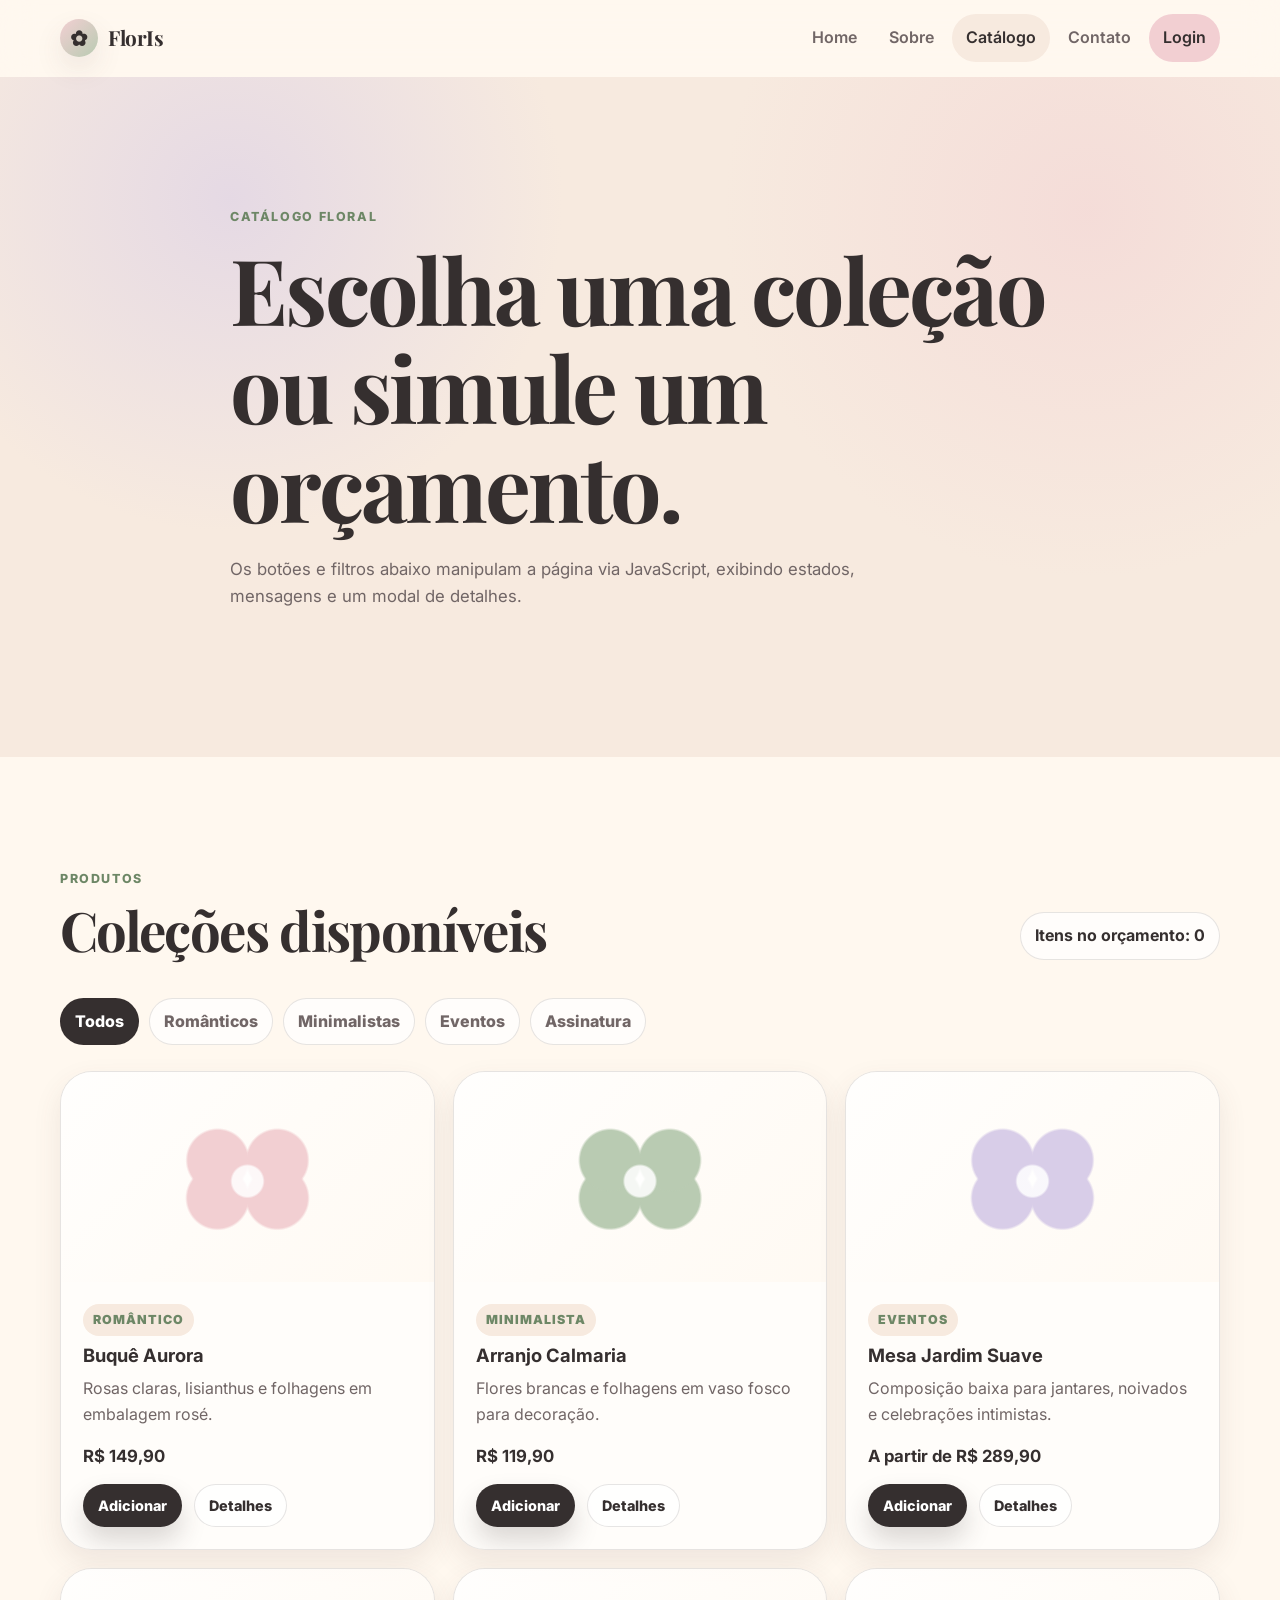
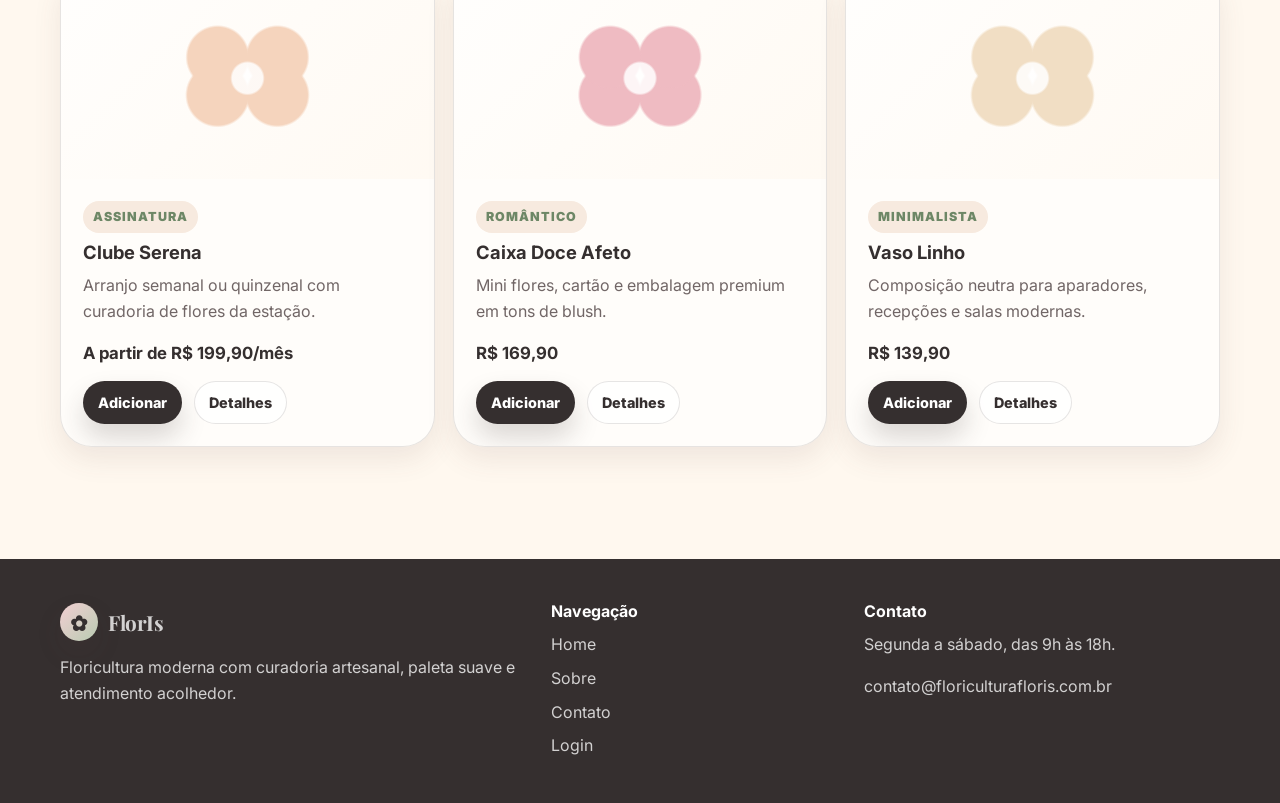
<file: floricultura/catalogo.html>
<!DOCTYPE html>
<html lang="pt-BR">
<head>
  <meta charset="UTF-8" />
  <meta name="viewport" content="width=device-width, initial-scale=1.0" />
  <meta name="description" content="Catálogo da Floricultura FlorIs com buquês, arranjos, assinatura floral e opções para eventos." />
  <title>Catálogo | FlorIs</title>
  <link rel="preconnect" href="https://fonts.googleapis.com" />
  <link rel="preconnect" href="https://fonts.gstatic.com" crossorigin />
  <link href="https://fonts.googleapis.com/css2?family=Inter:wght@400;500;600;700&family=Playfair+Display:wght@600;700&display=swap" rel="stylesheet" />
  <link rel="stylesheet" href="assets/css/styles.css" />
</head>
<body>
  <a class="skip-link" href="#conteudo">Pular para o conteúdo principal</a>

  <header class="site-header" data-header>
    <nav class="navbar container" aria-label="Navegação principal">
      <a class="brand" href="index.html"><span class="brand__icon" aria-hidden="true">✿</span><span>FlorIs</span></a>
      <button class="nav-toggle" type="button" aria-label="Abrir menu" aria-expanded="false" data-nav-toggle><span></span><span></span><span></span></button>
      <ul class="nav-menu" data-nav-menu>
        <li><a href="index.html">Home</a></li>
        <li><a href="sobre.html">Sobre</a></li>
        <li><a href="catalogo.html" aria-current="page">Catálogo</a></li>
        <li><a href="contato.html">Contato</a></li>
        <li><a class="nav-menu__login" href="login.html">Login</a></li>
      </ul>
    </nav>
  </header>

  <main id="conteudo">
    <section class="page-hero page-hero--catalog">
      <div class="container page-hero__content">
        <p class="eyebrow">Catálogo floral</p>
        <h1>Escolha uma coleção ou simule um orçamento.</h1>
        <p>Os botões e filtros abaixo manipulam a página via JavaScript, exibindo estados, mensagens e um modal de detalhes.</p>
      </div>
    </section>

    <section class="section" aria-labelledby="catalogo-title">
      <div class="container">
        <div class="catalog-toolbar">
          <div>
            <p class="eyebrow">Produtos</p>
            <h2 id="catalogo-title">Coleções disponíveis</h2>
          </div>
          <p class="cart-pill" aria-live="polite">Itens no orçamento: <strong data-cart-count>0</strong></p>
        </div>

        <div class="filter-group" aria-label="Filtros do catálogo">
          <button class="filter-button is-active" type="button" data-filter="todos">Todos</button>
          <button class="filter-button" type="button" data-filter="romanticos">Românticos</button>
          <button class="filter-button" type="button" data-filter="minimalistas">Minimalistas</button>
          <button class="filter-button" type="button" data-filter="eventos">Eventos</button>
          <button class="filter-button" type="button" data-filter="assinatura">Assinatura</button>
        </div>

        <div class="product-grid" data-product-grid>
          <article class="product-card reveal-card" data-category="romanticos" id="romanticos">
            <div class="product-card__image product-card__image--rose" aria-hidden="true"></div>
            <div class="product-card__body">
              <p class="product-card__tag">Romântico</p>
              <h3>Buquê Aurora</h3>
              <p>Rosas claras, lisianthus e folhagens em embalagem rosé.</p>
              <strong>R$ 149,90</strong>
              <div class="product-card__actions">
                <button type="button" class="button button--small button--primary" data-add-item>Adicionar</button>
                <button type="button" class="button button--small button--ghost" data-open-modal data-title="Buquê Aurora" data-description="Indicado para aniversários, pedidos românticos e mensagens delicadas. Possui acabamento em papel rosé e laço acetinado.">Detalhes</button>
              </div>
            </div>
          </article>

          <article class="product-card reveal-card" data-category="minimalistas" id="minimalistas">
            <div class="product-card__image product-card__image--sage" aria-hidden="true"></div>
            <div class="product-card__body">
              <p class="product-card__tag">Minimalista</p>
              <h3>Arranjo Calmaria</h3>
              <p>Flores brancas e folhagens em vaso fosco para decoração.</p>
              <strong>R$ 119,90</strong>
              <div class="product-card__actions">
                <button type="button" class="button button--small button--primary" data-add-item>Adicionar</button>
                <button type="button" class="button button--small button--ghost" data-open-modal data-title="Arranjo Calmaria" data-description="Perfeito para mesas laterais, recepções e ambientes de trabalho. Tem estética limpa e elegante.">Detalhes</button>
              </div>
            </div>
          </article>

          <article class="product-card reveal-card" data-category="eventos" id="eventos">
            <div class="product-card__image product-card__image--lavender" aria-hidden="true"></div>
            <div class="product-card__body">
              <p class="product-card__tag">Eventos</p>
              <h3>Mesa Jardim Suave</h3>
              <p>Composição baixa para jantares, noivados e celebrações intimistas.</p>
              <strong>A partir de R$ 289,90</strong>
              <div class="product-card__actions">
                <button type="button" class="button button--small button--primary" data-add-item>Adicionar</button>
                <button type="button" class="button button--small button--ghost" data-open-modal data-title="Mesa Jardim Suave" data-description="Projeto decorativo para mesas de até seis lugares, com flores claras, folhagens e acabamento harmônico.">Detalhes</button>
              </div>
            </div>
          </article>

          <article class="product-card reveal-card" data-category="assinatura">
            <div class="product-card__image product-card__image--peach" aria-hidden="true"></div>
            <div class="product-card__body">
              <p class="product-card__tag">Assinatura</p>
              <h3>Clube Serena</h3>
              <p>Arranjo semanal ou quinzenal com curadoria de flores da estação.</p>
              <strong>A partir de R$ 199,90/mês</strong>
              <div class="product-card__actions">
                <button type="button" class="button button--small button--primary" data-add-item>Adicionar</button>
                <button type="button" class="button button--small button--ghost" data-open-modal data-title="Clube Serena" data-description="Serviço recorrente para casas, escritórios e recepções. A seleção muda conforme a estação e disponibilidade.">Detalhes</button>
              </div>
            </div>
          </article>

          <article class="product-card reveal-card" data-category="romanticos">
            <div class="product-card__image product-card__image--pink" aria-hidden="true"></div>
            <div class="product-card__body">
              <p class="product-card__tag">Romântico</p>
              <h3>Caixa Doce Afeto</h3>
              <p>Mini flores, cartão e embalagem premium em tons de blush.</p>
              <strong>R$ 169,90</strong>
              <div class="product-card__actions">
                <button type="button" class="button button--small button--primary" data-add-item>Adicionar</button>
                <button type="button" class="button button--small button--ghost" data-open-modal data-title="Caixa Doce Afeto" data-description="Opção delicada para presente afetivo. Acompanha cartão e acabamento elegante.">Detalhes</button>
              </div>
            </div>
          </article>

          <article class="product-card reveal-card" data-category="minimalistas">
            <div class="product-card__image product-card__image--cream" aria-hidden="true"></div>
            <div class="product-card__body">
              <p class="product-card__tag">Minimalista</p>
              <h3>Vaso Linho</h3>
              <p>Composição neutra para aparadores, recepções e salas modernas.</p>
              <strong>R$ 139,90</strong>
              <div class="product-card__actions">
                <button type="button" class="button button--small button--primary" data-add-item>Adicionar</button>
                <button type="button" class="button button--small button--ghost" data-open-modal data-title="Vaso Linho" data-description="Arranjo de longa duração visual com flores claras e recipiente neutro. Combina com ambientes clean.">Detalhes</button>
              </div>
            </div>
          </article>
        </div>

        <p class="empty-state" data-empty-state hidden>Nenhum produto encontrado para esse filtro.</p>
      </div>
    </section>
  </main>

  <dialog class="product-modal" data-product-modal aria-labelledby="modal-title">
    <button class="modal-close" type="button" aria-label="Fechar modal" data-close-modal>×</button>
    <p class="eyebrow">Detalhes do produto</p>
    <h2 id="modal-title" data-modal-title>Produto</h2>
    <p data-modal-description>Descrição do produto.</p>
    <a class="button button--primary" href="contato.html">Solicitar orçamento</a>
  </dialog>

  <div class="toast" data-toast aria-live="polite"></div>

  <footer class="site-footer">
    <div class="container footer-grid">
      <div>
        <a class="brand brand--footer" href="index.html"><span class="brand__icon" aria-hidden="true">✿</span><span>FlorIs</span></a>
        <p>Floricultura moderna com curadoria artesanal, paleta suave e atendimento acolhedor.</p>
      </div>
      <div>
        <h2>Navegação</h2>
        <ul>
          <li><a href="index.html">Home</a></li>
          <li><a href="sobre.html">Sobre</a></li>
          <li><a href="contato.html">Contato</a></li>
          <li><a href="login.html">Login</a></li>
        </ul>
      </div>
      <div>
        <h2>Contato</h2>
        <p>Segunda a sábado, das 9h às 18h.</p>
        <p>contato@floriculturafloris.com.br</p>
      </div>
    </div>
  </footer>

  <script src="assets/js/main.js"></script>
</body>
</html>
</file>
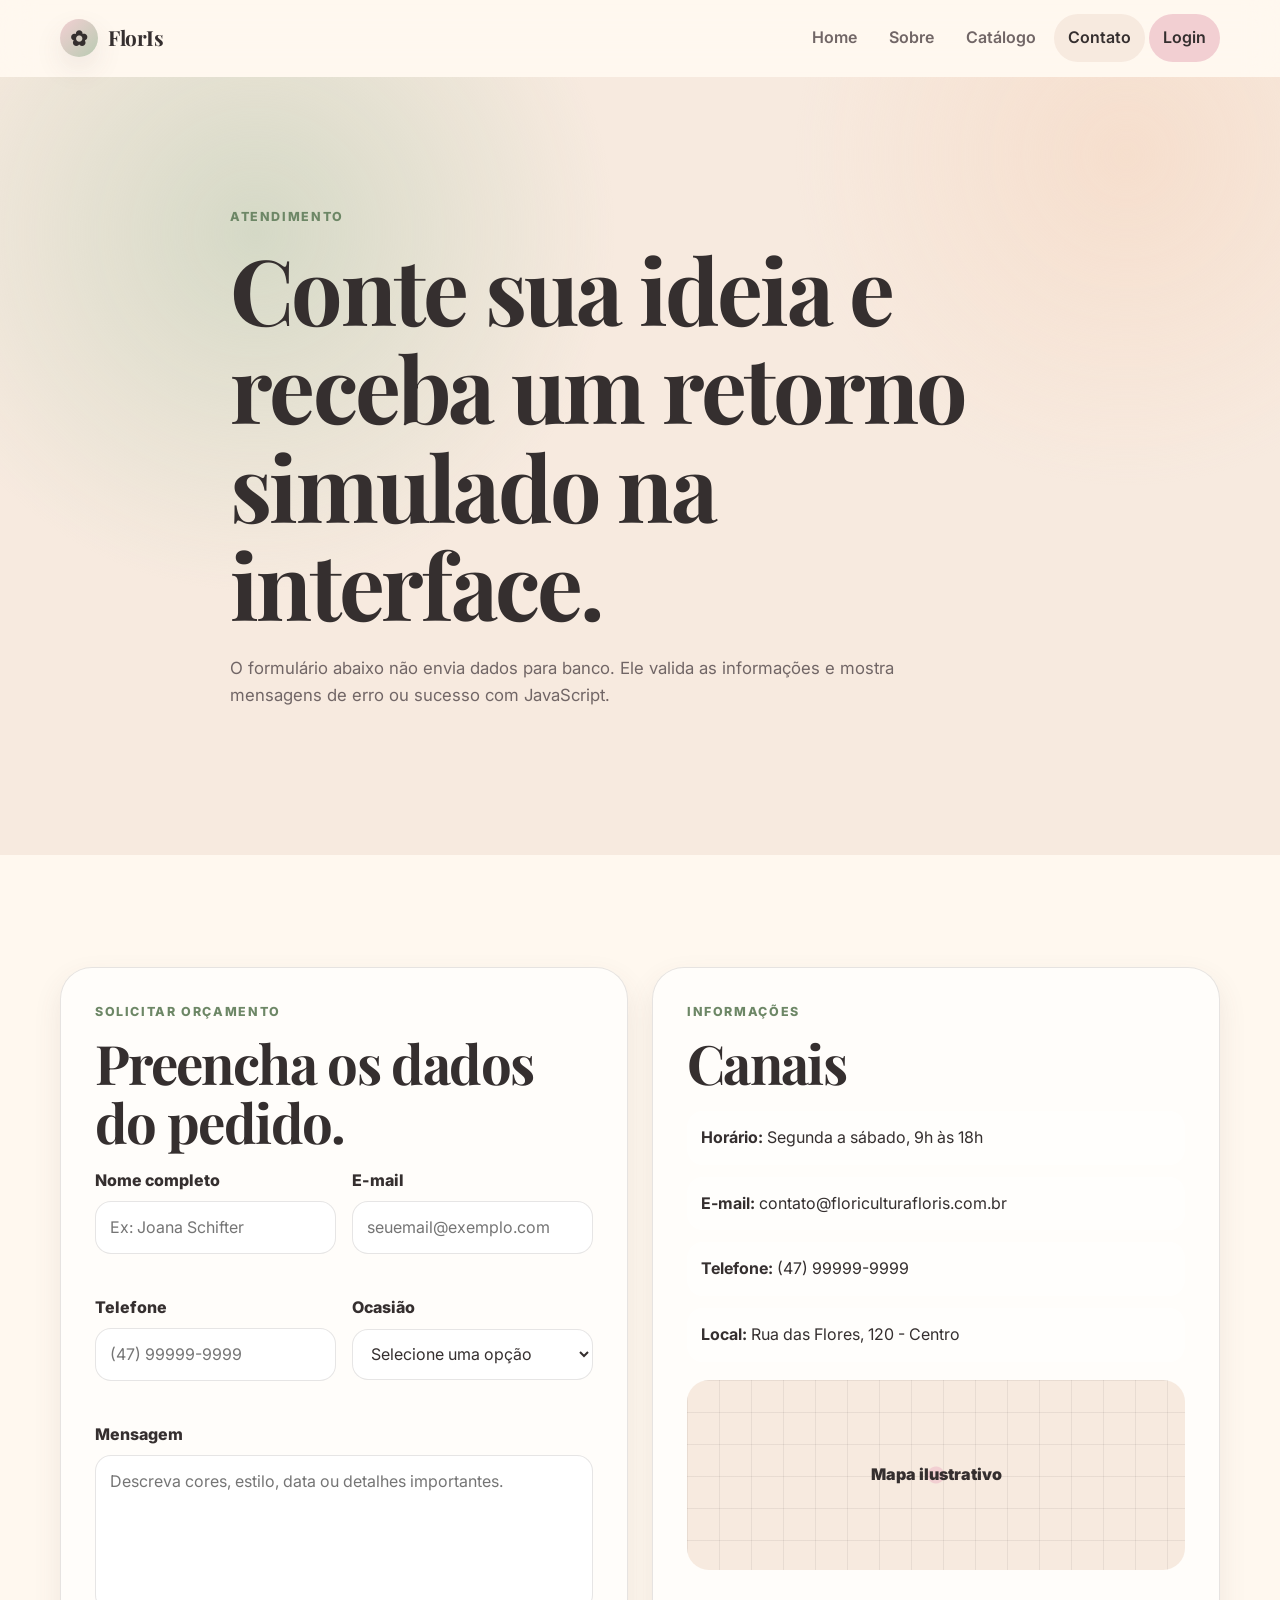
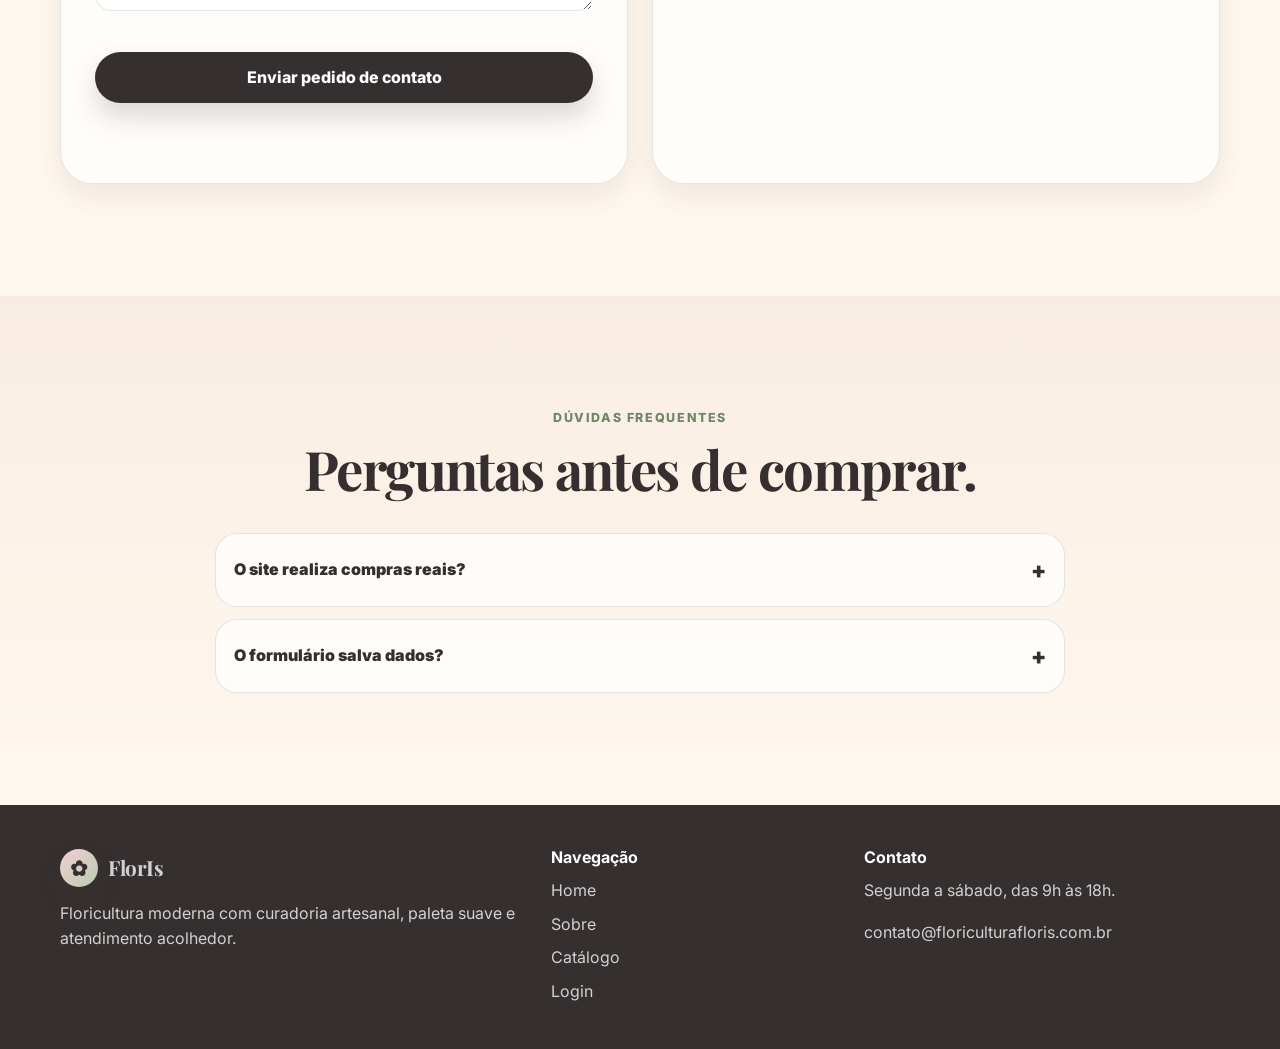
<file: floricultura/contato.html>
<!DOCTYPE html>
<html lang="pt-BR">
<head>
  <meta charset="UTF-8" />
  <meta name="viewport" content="width=device-width, initial-scale=1.0" />
  <meta name="description" content="Entre em contato com a Floricultura Pétala Serena e simule um orçamento floral com validação de formulário." />
  <title>Contato | Pétala Serena</title>
  <link rel="preconnect" href="https://fonts.googleapis.com" />
  <link rel="preconnect" href="https://fonts.gstatic.com" crossorigin />
  <link href="https://fonts.googleapis.com/css2?family=Inter:wght@400;500;600;700&family=Playfair+Display:wght@600;700&display=swap" rel="stylesheet" />
  <link rel="stylesheet" href="assets/css/styles.css" />
</head>
<body>
  <a class="skip-link" href="#conteudo">Pular para o conteúdo principal</a>

  <header class="site-header" data-header>
    <nav class="navbar container" aria-label="Navegação principal">
      <a class="brand" href="index.html"><span class="brand__icon" aria-hidden="true">✿</span><span>FlorIs</span></a>
      <button class="nav-toggle" type="button" aria-label="Abrir menu" aria-expanded="false" data-nav-toggle><span></span><span></span><span></span></button>
      <ul class="nav-menu" data-nav-menu>
        <li><a href="index.html">Home</a></li>
        <li><a href="sobre.html">Sobre</a></li>
        <li><a href="catalogo.html">Catálogo</a></li>
        <li><a href="contato.html" aria-current="page">Contato</a></li>
        <li><a class="nav-menu__login" href="login.html">Login</a></li>
      </ul>
    </nav>
  </header>

  <main id="conteudo">
    <section class="page-hero page-hero--contact">
      <div class="container page-hero__content">
        <p class="eyebrow">Atendimento</p>
        <h1>Conte sua ideia e receba um retorno simulado na interface.</h1>
        <p>O formulário abaixo não envia dados para banco. Ele valida as informações e mostra mensagens de erro ou sucesso com JavaScript.</p>
      </div>
    </section>

    <section class="section" aria-labelledby="form-title">
      <div class="container contact-layout">
        <div class="contact-card">
          <p class="eyebrow">Solicitar orçamento</p>
          <h2 id="form-title">Preencha os dados do pedido.</h2>

          <form class="form" data-contact-form novalidate>
            <div class="form-field">
              <label for="name">Nome completo</label>
              <input id="name" name="name" type="text" placeholder="Ex: Joana Schifter" autocomplete="name" />
              <small class="field-message" data-error-for="name"></small>
            </div>

            <div class="form-field">
              <label for="email">E-mail</label>
              <input id="email" name="email" type="email" placeholder="seuemail@exemplo.com" autocomplete="email" />
              <small class="field-message" data-error-for="email"></small>
            </div>

            <div class="form-field">
              <label for="phone">Telefone</label>
              <input id="phone" name="phone" type="tel" placeholder="(47) 99999-9999" autocomplete="tel" />
              <small class="field-message" data-error-for="phone"></small>
            </div>

            <div class="form-field">
              <label for="occasion">Ocasião</label>
              <select id="occasion" name="occasion">
                <option value="">Selecione uma opção</option>
                <option value="presente">Presente</option>
                <option value="evento">Evento</option>
                <option value="decoracao">Decoração</option>
                <option value="assinatura">Assinatura floral</option>
              </select>
              <small class="field-message" data-error-for="occasion"></small>
            </div>

            <div class="form-field form-field--full">
              <label for="message">Mensagem</label>
              <textarea id="message" name="message" rows="5" placeholder="Descreva cores, estilo, data ou detalhes importantes."></textarea>
              <small class="field-message" data-error-for="message"></small>
            </div>

            <button class="button button--primary" type="submit">Enviar pedido de contato</button>
            <p class="form-feedback" data-contact-feedback aria-live="polite"></p>
          </form>
        </div>

        <aside class="info-panel" aria-labelledby="info-title">
          <p class="eyebrow">Informações</p>
          <h2 id="info-title">Canais</h2>
          <ul class="contact-list">
            <li><strong>Horário:</strong> Segunda a sábado, 9h às 18h</li>
            <li><strong>E-mail:</strong> contato@floriculturafloris.com.br</li>
            <li><strong>Telefone:</strong> (47) 99999-9999</li>
            <li><strong>Local:</strong> Rua das Flores, 120 - Centro</li>
          </ul>
          <div class="mini-map" aria-label="Mapa ilustrativo sem localização real">
            <span>Mapa ilustrativo</span>
          </div>
        </aside>
      </div>
    </section>

    <section class="section section--soft" aria-labelledby="faq-title">
      <div class="container narrow-container">
        <div class="section-heading section-heading--center">
          <p class="eyebrow">Dúvidas frequentes</p>
          <h2 id="faq-title">Perguntas antes de comprar.</h2>
        </div>

        <div class="accordion" data-accordion>
          <article class="accordion-item">
            <button type="button" aria-expanded="false">O site realiza compras reais?</button>
            <div class="accordion-content">
              <p>Não. Este projeto é acadêmico e usa interações falsas para demonstrar validação, feedback e manipulação do DOM.</p>
            </div>
          </article>
          <article class="accordion-item">
            <button type="button" aria-expanded="false">O formulário salva dados?</button>
            <div class="accordion-content">
              <p>Não. As informações são validadas apenas no navegador e uma mensagem de sucesso é exibida na tela.</p>
            </div>
          </article>
        </div>
      </div>
    </section>
  </main>

  <footer class="site-footer">
    <div class="container footer-grid">
      <div>
        <a class="brand brand--footer" href="index.html"><span class="brand__icon" aria-hidden="true">✿</span><span>FlorIs</span></a>
        <p>Floricultura moderna com curadoria artesanal, paleta suave e atendimento acolhedor.</p>
      </div>
      <div>
        <h2>Navegação</h2>
        <ul>
          <li><a href="index.html">Home</a></li>
          <li><a href="sobre.html">Sobre</a></li>
          <li><a href="catalogo.html">Catálogo</a></li>
          <li><a href="login.html">Login</a></li>
        </ul>
      </div>
      <div>
        <h2>Contato</h2>
        <p>Segunda a sábado, das 9h às 18h.</p>
        <p>contato@floriculturafloris.com.br</p>
      </div>
    </div>
  </footer>

  <script src="assets/js/main.js"></script>
</body>
</html>
</file>
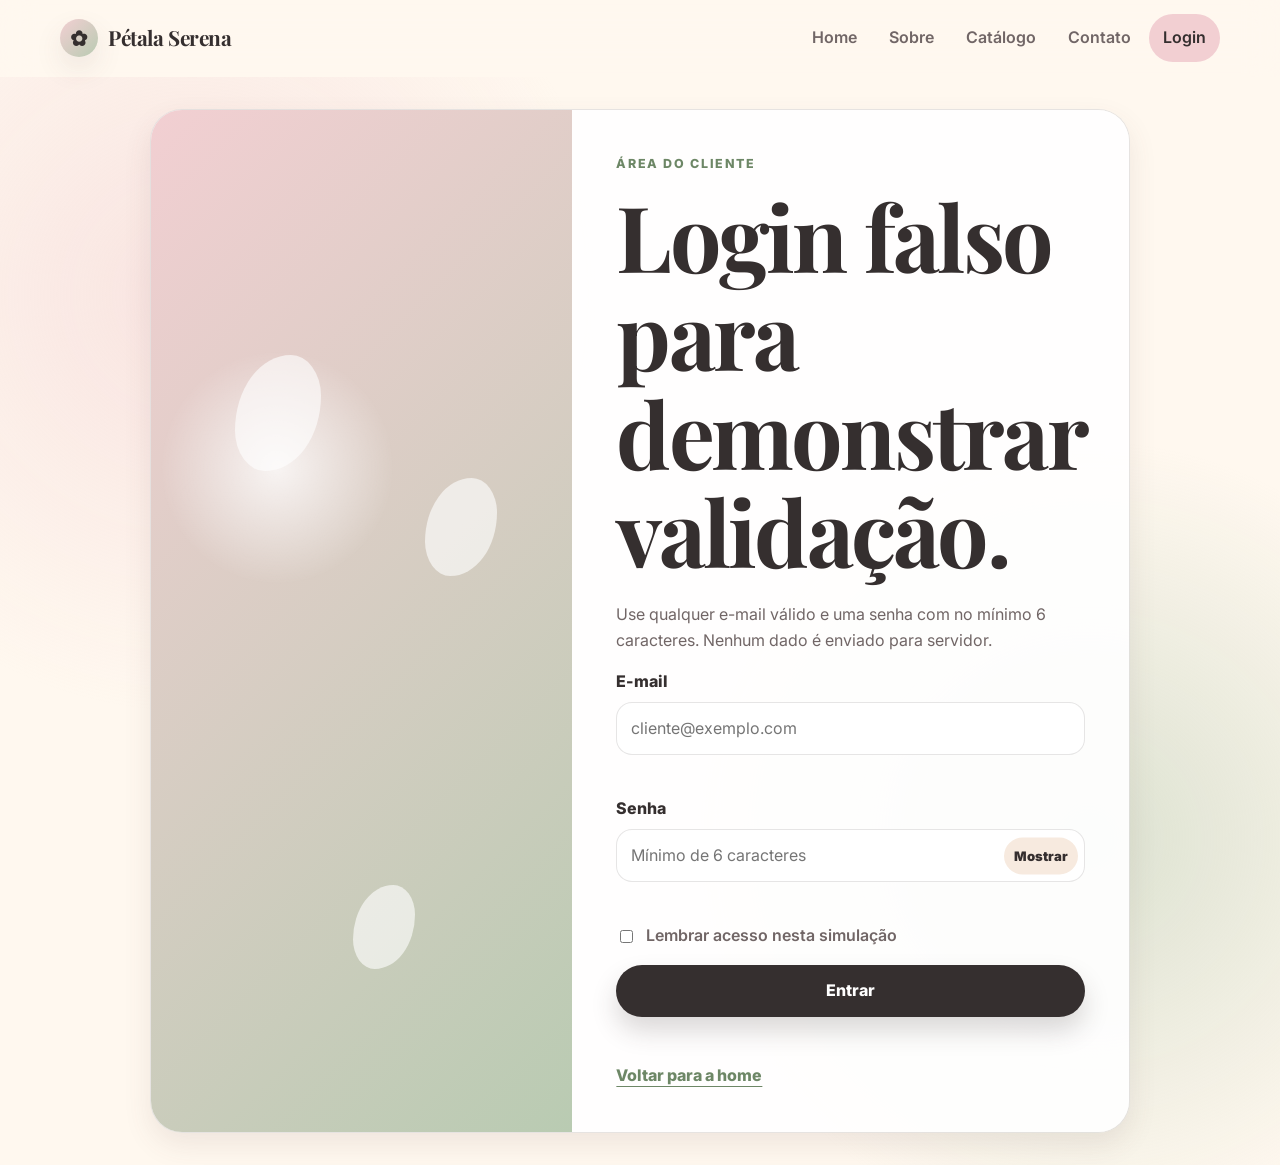
<file: floricultura/login.html>
<!DOCTYPE html>
<html lang="pt-BR">
<head>
  <meta charset="UTF-8" />
  <meta name="viewport" content="width=device-width, initial-scale=1.0" />
  <meta name="description" content="Login fictício da Floricultura Pétala Serena com validação de e-mail e senha usando JavaScript." />
  <title>Login Falso | Pétala Serena</title>
  <link rel="preconnect" href="https://fonts.googleapis.com" />
  <link rel="preconnect" href="https://fonts.gstatic.com" crossorigin />
  <link href="https://fonts.googleapis.com/css2?family=Inter:wght@400;500;600;700&family=Playfair+Display:wght@600;700&display=swap" rel="stylesheet" />
  <link rel="stylesheet" href="assets/css/styles.css" />
</head>
<body>
  <a class="skip-link" href="#conteudo">Pular para o conteúdo principal</a>

  <header class="site-header" data-header>
    <nav class="navbar container" aria-label="Navegação principal">
      <a class="brand" href="index.html"><span class="brand__icon" aria-hidden="true">✿</span><span>Pétala Serena</span></a>
      <button class="nav-toggle" type="button" aria-label="Abrir menu" aria-expanded="false" data-nav-toggle><span></span><span></span><span></span></button>
      <ul class="nav-menu" data-nav-menu>
        <li><a href="index.html">Home</a></li>
        <li><a href="sobre.html">Sobre</a></li>
        <li><a href="catalogo.html">Catálogo</a></li>
        <li><a href="contato.html">Contato</a></li>
        <li><a class="nav-menu__login" href="login.html" aria-current="page">Login</a></li>
      </ul>
    </nav>
  </header>

  <main id="conteudo">
    <section class="login-section" aria-labelledby="login-title">
      <div class="login-card">
        <div class="login-card__visual" aria-hidden="true">
          <span class="floating-petal floating-petal--one"></span>
          <span class="floating-petal floating-petal--two"></span>
          <span class="floating-petal floating-petal--three"></span>
        </div>

        <div class="login-card__content">
          <p class="eyebrow">Área do cliente</p>
          <h1 id="login-title">Login falso para demonstrar validação.</h1>
          <p>Use qualquer e-mail válido e uma senha com no mínimo 6 caracteres. Nenhum dado é enviado para servidor.</p>

          <form class="form login-form" data-login-form novalidate>
            <div class="form-field">
              <label for="login-email">E-mail</label>
              <input id="login-email" name="email" type="email" placeholder="cliente@exemplo.com" autocomplete="email" />
              <small class="field-message" data-error-for="login-email"></small>
            </div>

            <div class="form-field">
              <label for="login-password">Senha</label>
              <div class="password-wrapper">
                <input id="login-password" name="password" type="password" placeholder="Mínimo de 6 caracteres" autocomplete="current-password" />
                <button type="button" data-toggle-password aria-label="Mostrar senha">Mostrar</button>
              </div>
              <small class="field-message" data-error-for="login-password"></small>
            </div>

            <label class="checkbox-line">
              <input type="checkbox" name="remember" />
              <span>Lembrar acesso nesta simulação</span>
            </label>

            <button class="button button--primary button--full" type="submit">Entrar</button>
            <p class="form-feedback" data-login-feedback aria-live="polite"></p>
          </form>

          <a class="text-link" href="index.html">Voltar para a home</a>
        </div>
      </div>
    </section>
  </main>

  <script src="assets/js/main.js"></script>
</body>
</html>
</file>
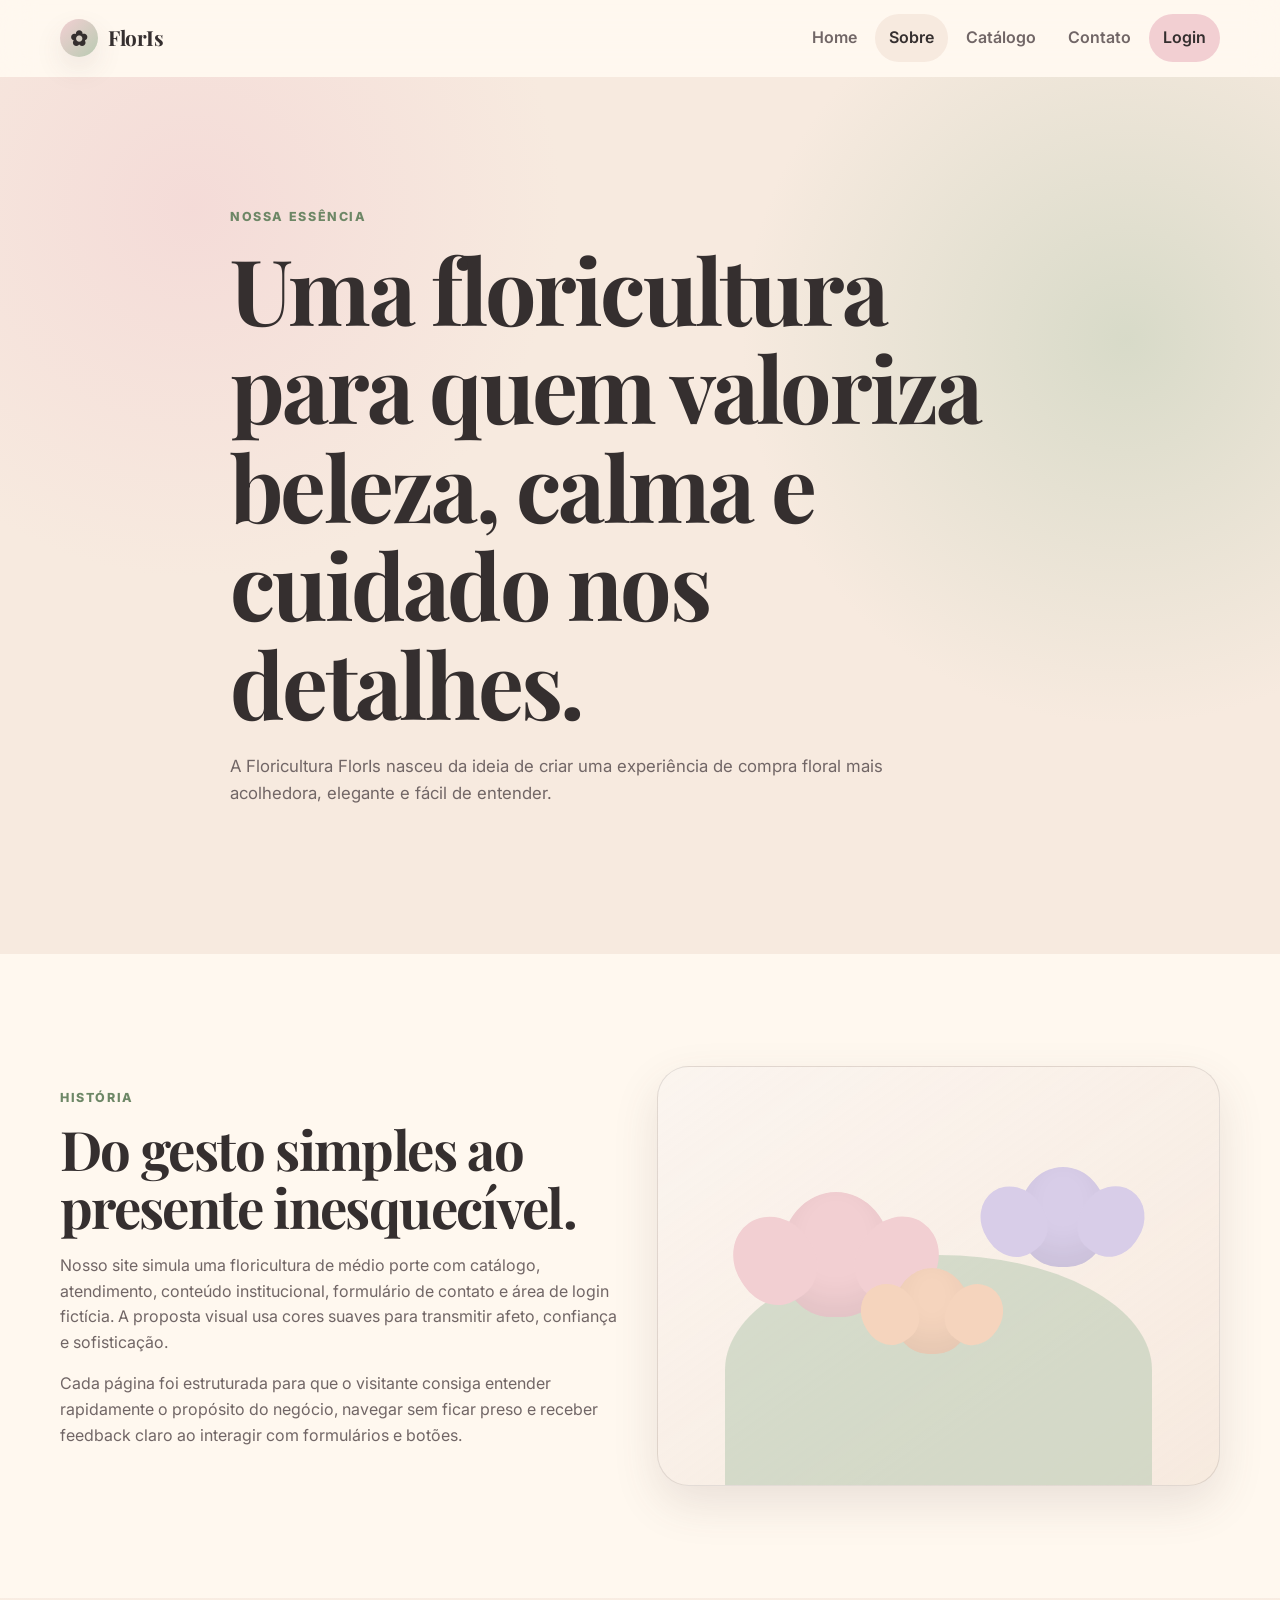
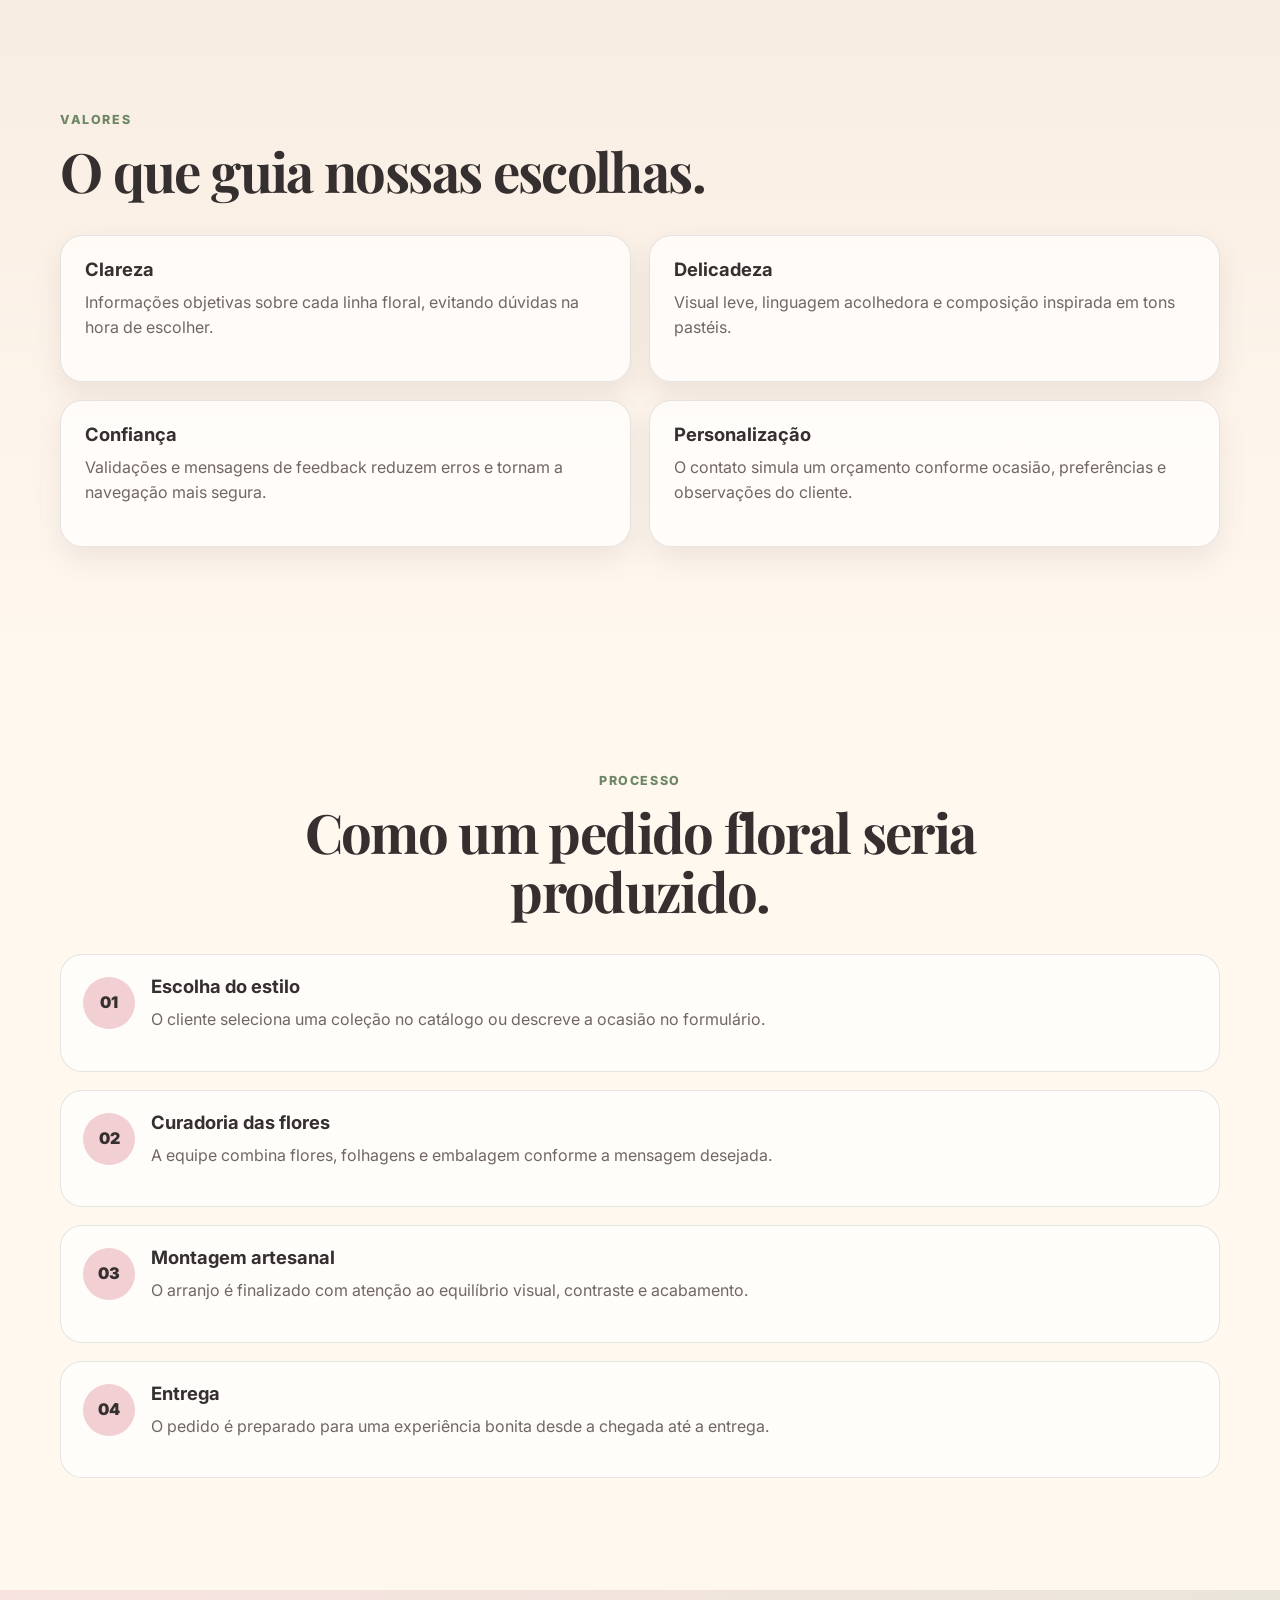
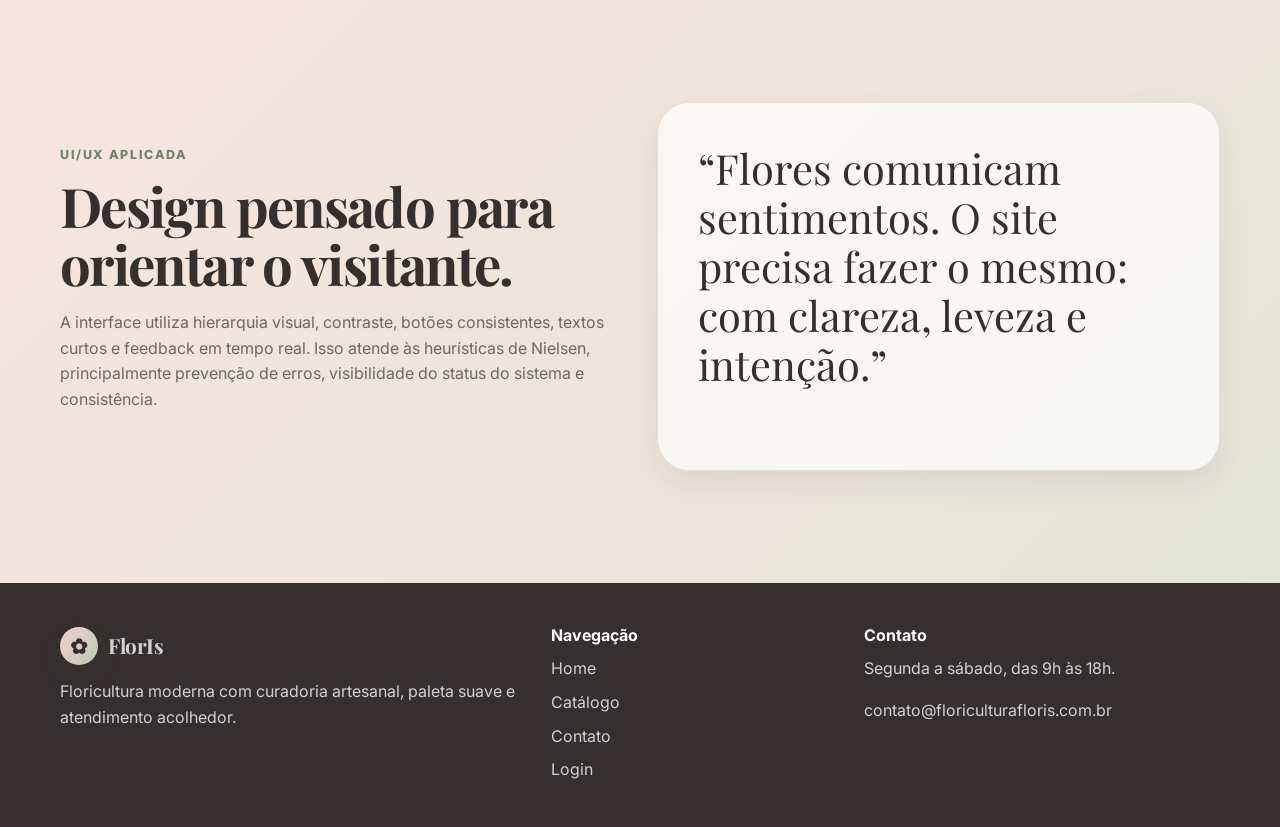
<file: floricultura/sobre.html>
<!DOCTYPE html>
<html lang="pt-BR">
<head>
  <meta charset="UTF-8" />
  <meta name="viewport" content="width=device-width, initial-scale=1.0" />
  <meta name="description" content="Conheça a história, propósito e processo criativo da Floricultura FlorIs." />
  <title>Sobre | FlorIs</title>
  <link rel="preconnect" href="https://fonts.googleapis.com" />
  <link rel="preconnect" href="https://fonts.gstatic.com" crossorigin />
  <link href="https://fonts.googleapis.com/css2?family=Inter:wght@400;500;600;700&family=Playfair+Display:wght@600;700&display=swap" rel="stylesheet" />
  <link rel="stylesheet" href="assets/css/styles.css" />
</head>
<body>
  <a class="skip-link" href="#conteudo">Pular para o conteúdo principal</a>

  <header class="site-header" data-header>
    <nav class="navbar container" aria-label="Navegação principal">
      <a class="brand" href="index.html"><span class="brand__icon" aria-hidden="true">✿</span><span>FlorIs</span></a>
      <button class="nav-toggle" type="button" aria-label="Abrir menu" aria-expanded="false" data-nav-toggle><span></span><span></span><span></span></button>
      <ul class="nav-menu" data-nav-menu>
        <li><a href="index.html">Home</a></li>
        <li><a href="sobre.html" aria-current="page">Sobre</a></li>
        <li><a href="catalogo.html">Catálogo</a></li>
        <li><a href="contato.html">Contato</a></li>
        <li><a class="nav-menu__login" href="login.html">Login</a></li>
      </ul>
    </nav>
  </header>

  <main id="conteudo">
    <section class="page-hero">
      <div class="container page-hero__content">
        <p class="eyebrow">Nossa essência</p>
        <h1>Uma floricultura para quem valoriza beleza, calma e cuidado nos detalhes.</h1>
        <p>A Floricultura FlorIs nasceu da ideia de criar uma experiência de compra floral mais acolhedora, elegante e fácil de entender.</p>
      </div>
    </section>

    <section class="section" aria-labelledby="historia-title">
      <div class="container split-layout split-layout--reverse">
        <div class="image-card" aria-label="Ilustração decorativa de flores em tons pastéis">
          <div class="image-card__flower image-card__flower--one"></div>
          <div class="image-card__flower image-card__flower--two"></div>
          <div class="image-card__flower image-card__flower--three"></div>
        </div>
        <div>
          <p class="eyebrow">História</p>
          <h2 id="historia-title">Do gesto simples ao presente inesquecível.</h2>
          <p>Nosso site simula uma floricultura de médio porte com catálogo, atendimento, conteúdo institucional, formulário de contato e área de login fictícia. A proposta visual usa cores suaves para transmitir afeto, confiança e sofisticação.</p>
          <p>Cada página foi estruturada para que o visitante consiga entender rapidamente o propósito do negócio, navegar sem ficar preso e receber feedback claro ao interagir com formulários e botões.</p>
        </div>
      </div>
    </section>

    <section class="section section--soft" aria-labelledby="valores-title">
      <div class="container">
        <div class="section-heading">
          <p class="eyebrow">Valores</p>
          <h2 id="valores-title">O que guia nossas escolhas.</h2>
        </div>

        <div class="values-grid">
          <article class="value-card reveal-card">
            <h3>Clareza</h3>
            <p>Informações objetivas sobre cada linha floral, evitando dúvidas na hora de escolher.</p>
          </article>
          <article class="value-card reveal-card">
            <h3>Delicadeza</h3>
            <p>Visual leve, linguagem acolhedora e composição inspirada em tons pastéis.</p>
          </article>
          <article class="value-card reveal-card">
            <h3>Confiança</h3>
            <p>Validações e mensagens de feedback reduzem erros e tornam a navegação mais segura.</p>
          </article>
          <article class="value-card reveal-card">
            <h3>Personalização</h3>
            <p>O contato simula um orçamento conforme ocasião, preferências e observações do cliente.</p>
          </article>
        </div>
      </div>
    </section>

    <section class="section" aria-labelledby="processo-title">
      <div class="container">
        <div class="section-heading section-heading--center">
          <p class="eyebrow">Processo</p>
          <h2 id="processo-title">Como um pedido floral seria produzido.</h2>
        </div>

        <ol class="timeline">
          <li>
            <span>01</span>
            <div>
              <h3>Escolha do estilo</h3>
              <p>O cliente seleciona uma coleção no catálogo ou descreve a ocasião no formulário.</p>
            </div>
          </li>
          <li>
            <span>02</span>
            <div>
              <h3>Curadoria das flores</h3>
              <p>A equipe combina flores, folhagens e embalagem conforme a mensagem desejada.</p>
            </div>
          </li>
          <li>
            <span>03</span>
            <div>
              <h3>Montagem artesanal</h3>
              <p>O arranjo é finalizado com atenção ao equilíbrio visual, contraste e acabamento.</p>
            </div>
          </li>
          <li>
            <span>04</span>
            <div>
              <h3>Entrega </h3>
              <p>O pedido é preparado para uma experiência bonita desde a chegada até a entrega.</p>
            </div>
          </li>
        </ol>
      </div>
    </section>

    <section class="section section--accent" aria-labelledby="ux-title">
      <div class="container split-layout">
        <div>
          <p class="eyebrow">UI/UX aplicada</p>
          <h2 id="ux-title">Design pensado para orientar o visitante.</h2>
          <p>A interface utiliza hierarquia visual, contraste, botões consistentes, textos curtos e feedback em tempo real. Isso atende às heurísticas de Nielsen, principalmente prevenção de erros, visibilidade do status do sistema e consistência.</p>
        </div>
        <div class="quote-card">
          <p>“Flores comunicam sentimentos. O site precisa fazer o mesmo: com clareza, leveza e intenção.”</p>
        </div>
      </div>
    </section>
  </main>

  <footer class="site-footer">
    <div class="container footer-grid">
      <div>
        <a class="brand brand--footer" href="index.html"><span class="brand__icon" aria-hidden="true">✿</span><span>FlorIs</span></a>
        <p>Floricultura moderna com curadoria artesanal, paleta suave e atendimento acolhedor.</p>
      </div>
      <div>
        <h2>Navegação</h2>
        <ul>
          <li><a href="index.html">Home</a></li>
          <li><a href="catalogo.html">Catálogo</a></li>
          <li><a href="contato.html">Contato</a></li>
          <li><a href="login.html">Login</a></li>
        </ul>
      </div>
      <div>
        <h2>Contato</h2>
        <p>Segunda a sábado, das 9h às 18h.</p>
        <p>contato@floriculturafloris.com.br</p>
      </div>
    </div>
  </footer>

  <script src="assets/js/main.js"></script>
</body>
</html>
</file>
<file: floricultura/assets/css/styles.css>
:root {
  --color-cream: #fff8ef;
  --color-cream-deep: #f7eadf;
  --color-blush: #f2cfd2;
  --color-blush-dark: #d99aa0;
  --color-sage: #b9cbb2;
  --color-sage-dark: #6d8766;
  --color-lavender: #d8cde8;
  --color-peach: #f5d4bd;
  --color-ink: #352f2f;
  --color-muted: #716666;
  --color-line: rgba(53, 47, 47, 0.12);
  --color-white: #ffffff;
  --shadow-soft: 0 18px 45px rgba(96, 72, 72, 0.13);
  --shadow-card: 0 12px 28px rgba(96, 72, 72, 0.1);
  --radius-large: 32px;
  --radius-medium: 22px;
  --radius-small: 14px;
  --font-title: "Playfair Display", Georgia, serif;
  --font-body: "Inter", Arial, sans-serif;
  --max-width: 1160px;
  --header-height: 76px;
}

* {
  box-sizing: border-box;
}

html {
  scroll-behavior: smooth;
}

body {
  margin: 0;
  font-family: var(--font-body);
  color: var(--color-ink);
  background: var(--color-cream);
  line-height: 1.6;
  overflow-x: hidden;
}

body.menu-open {
  overflow: hidden;
}

a {
  color: inherit;
  text-decoration: none;
}

img,
canvas,
svg {
  max-width: 100%;
}

button,
input,
textarea,
select {
  font: inherit;
}

button {
  cursor: pointer;
}

.container {
  width: min(100% - 32px, var(--max-width));
  margin-inline: auto;
}

.skip-link {
  position: fixed;
  top: 12px;
  left: 12px;
  z-index: 1000;
  padding: 10px 14px;
  border-radius: 999px;
  background: var(--color-ink);
  color: var(--color-white);
  transform: translateY(-140%);
  transition: transform 0.2s ease;
}

.skip-link:focus {
  transform: translateY(0);
}

.sr-only {
  position: absolute;
  width: 1px;
  height: 1px;
  padding: 0;
  margin: -1px;
  overflow: hidden;
  clip: rect(0, 0, 0, 0);
  white-space: nowrap;
  border: 0;
}

.site-header {
  position: sticky;
  top: 0;
  z-index: 100;
  min-height: var(--header-height);
  background: rgba(255, 248, 239, 0.88);
  border-bottom: 1px solid transparent;
  backdrop-filter: blur(16px);
  transition: border-color 0.2s ease, box-shadow 0.2s ease;
}

.site-header.is-scrolled {
  border-color: var(--color-line);
  box-shadow: 0 8px 28px rgba(69, 53, 53, 0.08);
}

.navbar {
  min-height: var(--header-height);
  display: flex;
  align-items: center;
  justify-content: space-between;
  gap: 24px;
}

.brand {
  display: inline-flex;
  align-items: center;
  gap: 10px;
  font-family: var(--font-title);
  font-weight: 700;
  font-size: 1.3rem;
  letter-spacing: -0.02em;
}

.brand__icon {
  display: inline-grid;
  width: 38px;
  height: 38px;
  place-items: center;
  border-radius: 50%;
  background: linear-gradient(135deg, var(--color-blush), var(--color-sage));
  color: var(--color-ink);
  box-shadow: var(--shadow-card);
}

.nav-toggle {
  display: inline-flex;
  width: 46px;
  height: 46px;
  flex-direction: column;
  align-items: center;
  justify-content: center;
  gap: 5px;
  border: 1px solid var(--color-line);
  border-radius: 50%;
  background: rgba(255, 255, 255, 0.72);
}

.nav-toggle span {
  width: 18px;
  height: 2px;
  border-radius: 999px;
  background: var(--color-ink);
  transition: transform 0.2s ease, opacity 0.2s ease;
}

.nav-toggle.is-open span:nth-child(1) {
  transform: translateY(7px) rotate(45deg);
}

.nav-toggle.is-open span:nth-child(2) {
  opacity: 0;
}

.nav-toggle.is-open span:nth-child(3) {
  transform: translateY(-7px) rotate(-45deg);
}

.nav-menu {
  position: fixed;
  inset: var(--header-height) 16px auto 16px;
  display: grid;
  gap: 10px;
  padding: 18px;
  margin: 0;
  list-style: none;
  border: 1px solid var(--color-line);
  border-radius: 24px;
  background: rgba(255, 255, 255, 0.94);
  box-shadow: var(--shadow-soft);
  transform: translateY(-16px);
  opacity: 0;
  pointer-events: none;
  transition: opacity 0.2s ease, transform 0.2s ease;
}

.nav-menu.is-open {
  transform: translateY(0);
  opacity: 1;
  pointer-events: auto;
}

.nav-menu a {
  display: block;
  padding: 11px 14px;
  border-radius: 999px;
  color: var(--color-muted);
  font-weight: 600;
}

.nav-menu a:hover,
.nav-menu a:focus-visible,
.nav-menu a[aria-current="page"] {
  color: var(--color-ink);
  background: var(--color-cream-deep);
  outline: none;
}

.nav-menu__login {
  color: var(--color-ink) !important;
  background: var(--color-blush) !important;
}

.hero {
  position: relative;
  min-height: calc(100vh - var(--header-height));
  display: grid;
  align-items: center;
  overflow: hidden;
  background: var(--color-cream);
}

#flowerCanvas {
  position: absolute;
  inset: 0;
  width: 100%;
  height: 100%;
  display: block;
  background: var(--color-cream);
}

.hero::after {
  content: "";
  position: absolute;
  inset: 0;
  background:
    radial-gradient(circle at 15% 20%, rgba(242, 207, 210, 0.6), transparent 30%),
    radial-gradient(circle at 85% 15%, rgba(216, 205, 232, 0.55), transparent 28%),
    linear-gradient(90deg, rgba(255, 248, 239, 0.95), rgba(255, 248, 239, 0.64));
  pointer-events: none;
}

.hero__content {
  position: relative;
  z-index: 2;
  max-width: 760px;
  padding-block: 86px;
}

.eyebrow {
  margin: 0 0 12px;
  color: var(--color-sage-dark);
  font-size: 0.78rem;
  font-weight: 800;
  letter-spacing: 0.13em;
  text-transform: uppercase;
}

h1,
h2,
h3,
p {
  margin-top: 0;
}

h1,
h2,
h3 {
  line-height: 1.08;
  color: var(--color-ink);
}

h1,
h2 {
  font-family: var(--font-title);
  letter-spacing: -0.03em;
}

h1 {
  margin-bottom: 22px;
  font-size: clamp(2.55rem, 8vw, 5.7rem);
  max-width: 880px;
}

h2 {
  margin-bottom: 16px;
  font-size: clamp(2rem, 5vw, 3.4rem);
}

h3 {
  margin-bottom: 10px;
  font-size: 1.15rem;
}

p {
  color: var(--color-muted);
}

.hero__text {
  max-width: 660px;
  font-size: 1.08rem;
}

.hero__actions,
.product-card__actions {
  display: flex;
  flex-wrap: wrap;
  gap: 12px;
  align-items: center;
}

.hero__hint {
  margin-top: 18px;
  font-size: 0.92rem;
  font-weight: 600;
  color: var(--color-sage-dark);
}

.button {
  display: inline-flex;
  min-height: 48px;
  align-items: center;
  justify-content: center;
  gap: 8px;
  padding: 12px 20px;
  border: 1px solid transparent;
  border-radius: 999px;
  font-weight: 800;
  text-align: center;
  transition: transform 0.2s ease, box-shadow 0.2s ease, background 0.2s ease;
}

.button:hover,
.button:focus-visible {
  transform: translateY(-2px);
  outline: none;
}

.button--primary {
  background: var(--color-ink);
  color: var(--color-white);
  box-shadow: 0 14px 26px rgba(53, 47, 47, 0.18);
}

.button--ghost {
  border-color: var(--color-line);
  background: rgba(255, 255, 255, 0.76);
  color: var(--color-ink);
}

.button--small {
  min-height: 40px;
  padding: 9px 14px;
  font-size: 0.9rem;
}

.button--full {
  width: 100%;
}

.render-toggle {
  position: absolute;
  left: max(16px, calc((100vw - var(--max-width)) / 2));
  bottom: 18px;
  z-index: 3;
  padding: 9px 14px;
  border: 1px solid rgba(53, 47, 47, 0.14);
  border-radius: 999px;
  background: rgba(255, 255, 255, 0.78);
  color: var(--color-ink);
  font-size: 0.88rem;
  font-weight: 800;
  box-shadow: var(--shadow-card);
}

.section {
  padding-block: clamp(64px, 9vw, 112px);
}

.section--soft {
  background: linear-gradient(180deg, rgba(247, 234, 223, 0.8), rgba(255, 248, 239, 0.95));
}

.section--accent {
  background: linear-gradient(135deg, rgba(242, 207, 210, 0.5), rgba(185, 203, 178, 0.4));
}

.section-heading {
  max-width: 720px;
  margin-bottom: 34px;
}

.section-heading--center {
  margin-inline: auto;
  text-align: center;
}

.feature-grid,
.values-grid,
.product-grid,
.collection-grid {
  display: grid;
  gap: 18px;
}

.feature-card,
.value-card,
.product-card,
.contact-card,
.info-panel,
.newsletter-card,
.quote-card,
.login-card,
.service-list article {
  border: 1px solid var(--color-line);
  background: rgba(255, 255, 255, 0.68);
  box-shadow: var(--shadow-card);
}

.feature-card,
.value-card,
.service-list article {
  padding: 24px;
  border-radius: var(--radius-medium);
}

.feature-card__icon {
  display: inline-grid;
  width: 46px;
  height: 46px;
  place-items: center;
  margin-bottom: 18px;
  border-radius: 50%;
  background: var(--color-cream-deep);
}

.split-layout {
  display: grid;
  gap: 34px;
  align-items: center;
}

.text-link {
  display: inline-flex;
  align-items: center;
  gap: 8px;
  color: var(--color-sage-dark);
  font-weight: 800;
  text-decoration: underline;
  text-underline-offset: 5px;
}

.service-list {
  display: grid;
  gap: 16px;
}

.collection-grid {
  grid-template-columns: 1fr;
}

.collection-card {
  min-height: 190px;
  display: flex;
  flex-direction: column;
  justify-content: flex-end;
  gap: 8px;
  padding: 26px;
  border: 1px solid var(--color-line);
  border-radius: var(--radius-large);
  background:
    radial-gradient(circle at 18% 20%, rgba(255, 255, 255, 0.9), transparent 25%),
    linear-gradient(135deg, rgba(255, 255, 255, 0.55), rgba(255, 248, 239, 0.8));
  box-shadow: var(--shadow-card);
  transition: transform 0.2s ease, box-shadow 0.2s ease;
}

.collection-card:hover,
.collection-card:focus-visible {
  transform: translateY(-4px);
  box-shadow: var(--shadow-soft);
  outline: none;
}

.collection-card span {
  font-family: var(--font-title);
  font-size: 1.8rem;
  font-weight: 700;
}

.collection-card small {
  color: var(--color-muted);
  font-weight: 600;
}

.newsletter-card {
  display: grid;
  gap: 24px;
  align-items: center;
  padding: clamp(24px, 5vw, 42px);
  border-radius: var(--radius-large);
  background:
    radial-gradient(circle at right top, rgba(242, 207, 210, 0.6), transparent 35%),
    rgba(255, 255, 255, 0.72);
}

.inline-form {
  display: grid;
  gap: 10px;
}

input,
textarea,
select {
  width: 100%;
  border: 1px solid var(--color-line);
  border-radius: 16px;
  background: rgba(255, 255, 255, 0.84);
  color: var(--color-ink);
  padding: 13px 14px;
  outline: none;
  transition: border-color 0.2s ease, box-shadow 0.2s ease, background 0.2s ease;
}

textarea {
  resize: vertical;
}

input:focus,
textarea:focus,
select:focus {
  border-color: var(--color-sage-dark);
  box-shadow: 0 0 0 4px rgba(109, 135, 102, 0.13);
  background: var(--color-white);
}

.form-feedback {
  min-height: 22px;
  margin: 8px 0 0;
  font-weight: 700;
}

.form-feedback.is-success,
.field-message.is-success {
  color: #4d7a4f;
}

.form-feedback.is-error,
.field-message.is-error {
  color: #b04a55;
}

.page-hero {
  position: relative;
  padding-block: clamp(72px, 11vw, 130px);
  overflow: hidden;
  background:
    radial-gradient(circle at 15% 15%, rgba(242, 207, 210, 0.55), transparent 28%),
    radial-gradient(circle at 88% 30%, rgba(185, 203, 178, 0.5), transparent 30%),
    var(--color-cream-deep);
}

.page-hero--catalog {
  background:
    radial-gradient(circle at 18% 18%, rgba(216, 205, 232, 0.58), transparent 28%),
    radial-gradient(circle at 85% 20%, rgba(242, 207, 210, 0.5), transparent 30%),
    var(--color-cream-deep);
}

.page-hero--contact {
  background:
    radial-gradient(circle at 20% 20%, rgba(185, 203, 178, 0.55), transparent 30%),
    radial-gradient(circle at 88% 10%, rgba(245, 212, 189, 0.52), transparent 25%),
    var(--color-cream-deep);
}

.page-hero__content {
  max-width: 820px;
}

.page-hero p:last-child {
  max-width: 680px;
  font-size: 1.05rem;
}

.image-card {
  position: relative;
  min-height: 420px;
  overflow: hidden;
  border: 1px solid var(--color-line);
  border-radius: var(--radius-large);
  background:
    linear-gradient(145deg, rgba(255, 255, 255, 0.5), rgba(247, 234, 223, 0.8)),
    var(--color-cream-deep);
  box-shadow: var(--shadow-soft);
}

.image-card::before {
  content: "";
  position: absolute;
  inset: auto 12% 0 12%;
  height: 55%;
  border-radius: 50% 50% 0 0;
  background: rgba(185, 203, 178, 0.55);
}

.image-card__flower {
  position: absolute;
  border-radius: 50% 50% 45% 45%;
  box-shadow: inset 0 -16px 28px rgba(53, 47, 47, 0.08);
  animation: floatFlower 5s ease-in-out infinite;
}

.image-card__flower::before,
.image-card__flower::after {
  content: "";
  position: absolute;
  width: 72%;
  height: 72%;
  border-radius: inherit;
  background: inherit;
}

.image-card__flower::before {
  left: -42%;
  top: 18%;
  transform: rotate(-34deg);
}

.image-card__flower::after {
  right: -42%;
  top: 18%;
  transform: rotate(34deg);
}

.image-card__flower--one {
  width: 110px;
  height: 125px;
  left: 22%;
  top: 30%;
  background: var(--color-blush);
}

.image-card__flower--two {
  width: 88px;
  height: 100px;
  right: 20%;
  top: 24%;
  background: var(--color-lavender);
  animation-delay: -1.2s;
}

.image-card__flower--three {
  width: 76px;
  height: 86px;
  left: 42%;
  top: 48%;
  background: var(--color-peach);
  animation-delay: -2.2s;
}

@keyframes floatFlower {
  0%, 100% {
    transform: translateY(0) rotate(-2deg);
  }
  50% {
    transform: translateY(-12px) rotate(3deg);
  }
}

.values-grid {
  grid-template-columns: 1fr;
}

.timeline {
  display: grid;
  gap: 18px;
  padding: 0;
  margin: 0;
  list-style: none;
}

.timeline li {
  display: grid;
  grid-template-columns: auto 1fr;
  gap: 16px;
  align-items: start;
  padding: 22px;
  border: 1px solid var(--color-line);
  border-radius: var(--radius-medium);
  background: rgba(255, 255, 255, 0.66);
}

.timeline span {
  display: inline-grid;
  width: 52px;
  height: 52px;
  place-items: center;
  border-radius: 50%;
  background: var(--color-blush);
  font-weight: 900;
}

.quote-card {
  padding: clamp(24px, 5vw, 40px);
  border-radius: var(--radius-large);
}

.quote-card p {
  font-family: var(--font-title);
  color: var(--color-ink);
  font-size: clamp(1.7rem, 4vw, 2.6rem);
  line-height: 1.18;
}

.catalog-toolbar {
  display: grid;
  gap: 18px;
  align-items: end;
  margin-bottom: 22px;
}

.cart-pill {
  width: fit-content;
  padding: 10px 14px;
  border: 1px solid var(--color-line);
  border-radius: 999px;
  background: rgba(255, 255, 255, 0.72);
  color: var(--color-ink);
  font-weight: 700;
}

.filter-group {
  display: flex;
  flex-wrap: wrap;
  gap: 10px;
  margin-bottom: 26px;
}

.filter-button {
  border: 1px solid var(--color-line);
  border-radius: 999px;
  background: rgba(255, 255, 255, 0.72);
  color: var(--color-muted);
  padding: 10px 14px;
  font-weight: 800;
}

.filter-button:hover,
.filter-button:focus-visible,
.filter-button.is-active {
  background: var(--color-ink);
  color: var(--color-white);
  outline: none;
}

.product-grid {
  grid-template-columns: 1fr;
}

.product-card {
  overflow: hidden;
  border-radius: var(--radius-large);
}

.product-card.is-hidden {
  display: none;
}

.product-card__image {
  min-height: 210px;
  background:
    radial-gradient(circle at 50% 52%, rgba(255, 255, 255, 0.85) 0 7%, transparent 8%),
    radial-gradient(circle at 42% 42%, currentColor 0 12%, transparent 13%),
    radial-gradient(circle at 58% 42%, currentColor 0 12%, transparent 13%),
    radial-gradient(circle at 42% 60%, currentColor 0 12%, transparent 13%),
    radial-gradient(circle at 58% 60%, currentColor 0 12%, transparent 13%),
    linear-gradient(135deg, rgba(255, 255, 255, 0.6), rgba(255, 248, 239, 0.65));
}

.product-card__image--rose { color: var(--color-blush); }
.product-card__image--sage { color: var(--color-sage); }
.product-card__image--lavender { color: var(--color-lavender); }
.product-card__image--peach { color: var(--color-peach); }
.product-card__image--pink { color: #efbbc2; }
.product-card__image--cream { color: #f1dec4; }

.product-card__body {
  padding: 22px;
}

.product-card__tag {
  display: inline-flex;
  width: fit-content;
  margin-bottom: 10px;
  padding: 6px 10px;
  border-radius: 999px;
  background: var(--color-cream-deep);
  color: var(--color-sage-dark);
  font-size: 0.78rem;
  font-weight: 900;
  text-transform: uppercase;
  letter-spacing: 0.08em;
}

.product-card strong {
  display: block;
  margin: 14px 0;
  color: var(--color-ink);
  font-size: 1.05rem;
}

.empty-state {
  padding: 20px;
  border-radius: var(--radius-medium);
  background: rgba(255, 255, 255, 0.75);
  text-align: center;
  font-weight: 700;
}

.product-modal {
  width: min(92vw, 520px);
  padding: 28px;
  border: 1px solid var(--color-line);
  border-radius: var(--radius-large);
  background: var(--color-cream);
  color: var(--color-ink);
  box-shadow: var(--shadow-soft);
}

.product-modal::backdrop {
  background: rgba(53, 47, 47, 0.38);
  backdrop-filter: blur(4px);
}

.modal-close {
  position: absolute;
  top: 14px;
  right: 14px;
  width: 38px;
  height: 38px;
  border: 1px solid var(--color-line);
  border-radius: 50%;
  background: rgba(255, 255, 255, 0.7);
  color: var(--color-ink);
  font-size: 1.4rem;
}

.toast {
  position: fixed;
  right: 16px;
  bottom: 16px;
  z-index: 120;
  max-width: min(340px, calc(100vw - 32px));
  padding: 14px 16px;
  border-radius: 18px;
  background: var(--color-ink);
  color: var(--color-white);
  box-shadow: var(--shadow-soft);
  transform: translateY(20px);
  opacity: 0;
  pointer-events: none;
  transition: opacity 0.2s ease, transform 0.2s ease;
}

.toast.is-visible {
  transform: translateY(0);
  opacity: 1;
}

.contact-layout {
  display: grid;
  gap: 24px;
}

.contact-card,
.info-panel {
  padding: clamp(22px, 5vw, 34px);
  border-radius: var(--radius-large);
}

.form {
  display: grid;
  gap: 16px;
}

.form-field {
  display: grid;
  gap: 7px;
}

.form-field label {
  color: var(--color-ink);
  font-weight: 800;
}

.field-message {
  min-height: 18px;
  font-weight: 700;
}

.form-field.has-error input,
.form-field.has-error textarea,
.form-field.has-error select {
  border-color: #b04a55;
  box-shadow: 0 0 0 4px rgba(176, 74, 85, 0.1);
}

.contact-list {
  display: grid;
  gap: 12px;
  padding: 0;
  margin: 18px 0;
  list-style: none;
}

.contact-list li {
  padding: 14px;
  border-radius: 16px;
  background: rgba(255, 255, 255, 0.55);
}

.mini-map {
  min-height: 190px;
  display: grid;
  place-items: center;
  overflow: hidden;
  border-radius: var(--radius-medium);
  background:
    linear-gradient(90deg, rgba(53, 47, 47, 0.08) 1px, transparent 1px),
    linear-gradient(rgba(53, 47, 47, 0.08) 1px, transparent 1px),
    radial-gradient(circle at center, var(--color-blush) 0 8px, transparent 9px),
    var(--color-cream-deep);
  background-size: 32px 32px, 32px 32px, auto, auto;
  color: var(--color-ink);
  font-weight: 900;
}

.narrow-container {
  width: min(100% - 32px, 850px);
  margin-inline: auto;
}

.accordion {
  display: grid;
  gap: 12px;
}

.accordion-item {
  border: 1px solid var(--color-line);
  border-radius: var(--radius-medium);
  background: rgba(255, 255, 255, 0.7);
  overflow: hidden;
}

.accordion-item button {
  width: 100%;
  display: flex;
  align-items: center;
  justify-content: space-between;
  gap: 16px;
  border: 0;
  background: transparent;
  color: var(--color-ink);
  padding: 18px;
  text-align: left;
  font-weight: 900;
}

.accordion-item button::after {
  content: "+";
  font-size: 1.4rem;
}

.accordion-item.is-open button::after {
  content: "−";
}

.accordion-content {
  display: grid;
  grid-template-rows: 0fr;
  transition: grid-template-rows 0.25s ease;
}

.accordion-content > p {
  overflow: hidden;
  margin: 0;
  padding: 0 18px;
}

.accordion-item.is-open .accordion-content {
  grid-template-rows: 1fr;
}

.accordion-item.is-open .accordion-content > p {
  padding-bottom: 18px;
}

.login-section {
  min-height: calc(100vh - var(--header-height));
  display: grid;
  place-items: center;
  padding: 32px 16px;
  background:
    radial-gradient(circle at 15% 20%, rgba(242, 207, 210, 0.5), transparent 30%),
    radial-gradient(circle at 85% 70%, rgba(185, 203, 178, 0.5), transparent 30%),
    var(--color-cream);
}

.login-card {
  width: min(100%, 980px);
  display: grid;
  overflow: hidden;
  border-radius: var(--radius-large);
}

.login-card__visual {
  position: relative;
  min-height: 230px;
  background:
    radial-gradient(circle at 30% 35%, rgba(255, 255, 255, 0.78), transparent 16%),
    linear-gradient(135deg, var(--color-blush), var(--color-sage));
}

.login-card__content {
  padding: clamp(24px, 5vw, 44px);
  background: rgba(255, 255, 255, 0.78);
}

.floating-petal {
  position: absolute;
  width: 86px;
  height: 116px;
  border-radius: 65% 35% 65% 35%;
  background: rgba(255, 255, 255, 0.62);
  animation: petalDance 6s ease-in-out infinite;
}

.floating-petal--one {
  left: 20%;
  top: 24%;
}

.floating-petal--two {
  right: 18%;
  top: 36%;
  width: 72px;
  height: 98px;
  animation-delay: -2s;
}

.floating-petal--three {
  left: 48%;
  bottom: 16%;
  width: 62px;
  height: 84px;
  animation-delay: -3.6s;
}

@keyframes petalDance {
  0%, 100% {
    transform: translateY(0) rotate(8deg);
  }
  50% {
    transform: translateY(-18px) rotate(-12deg);
  }
}

.password-wrapper {
  position: relative;
}

.password-wrapper input {
  padding-right: 92px;
}

.password-wrapper button {
  position: absolute;
  top: 50%;
  right: 7px;
  transform: translateY(-50%);
  border: 0;
  border-radius: 999px;
  background: var(--color-cream-deep);
  color: var(--color-ink);
  padding: 8px 10px;
  font-size: 0.82rem;
  font-weight: 900;
}

.checkbox-line {
  display: flex;
  gap: 10px;
  align-items: center;
  color: var(--color-muted);
  font-weight: 600;
}

.checkbox-line input {
  width: auto;
}

.site-footer {
  padding-block: 44px;
  background: var(--color-ink);
  color: var(--color-white);
}

.site-footer p,
.site-footer a {
  color: rgba(255, 255, 255, 0.78);
}

.site-footer h2 {
  margin-bottom: 12px;
  color: var(--color-white);
  font-family: var(--font-body);
  font-size: 1rem;
  letter-spacing: 0;
}

.footer-grid {
  display: grid;
  gap: 28px;
}

.brand--footer {
  margin-bottom: 14px;
  color: var(--color-white);
}

.site-footer ul {
  display: grid;
  gap: 8px;
  padding: 0;
  margin: 0;
  list-style: none;
}

.reveal-card {
  opacity: 0;
  transform: translateY(16px);
  transition: opacity 0.45s ease, transform 0.45s ease;
}

.reveal-card.is-visible {
  opacity: 1;
  transform: translateY(0);
}

@media (min-width: 680px) {
  .feature-grid,
  .product-grid,
  .values-grid {
    grid-template-columns: repeat(2, minmax(0, 1fr));
  }

  .inline-form {
    grid-template-columns: 1fr auto;
    align-items: start;
  }

  .inline-form .form-feedback {
    grid-column: 1 / -1;
  }

  .collection-grid {
    grid-template-columns: repeat(3, minmax(0, 1fr));
  }

  .catalog-toolbar {
    grid-template-columns: 1fr auto;
  }

  .form[data-contact-form] {
    grid-template-columns: repeat(2, minmax(0, 1fr));
  }

  .form-field--full,
  .form[data-contact-form] button,
  .form[data-contact-form] .form-feedback {
    grid-column: 1 / -1;
  }
}

@media (min-width: 900px) {
  .nav-toggle {
    display: none;
  }

  .nav-menu {
    position: static;
    display: flex;
    align-items: center;
    gap: 4px;
    padding: 0;
    border: 0;
    border-radius: 0;
    background: transparent;
    box-shadow: none;
    transform: none;
    opacity: 1;
    pointer-events: auto;
  }

  .split-layout,
  .contact-layout,
  .login-card {
    grid-template-columns: 1fr 1fr;
  }

  .split-layout--reverse > :first-child {
    order: 2;
  }

  .feature-grid {
    grid-template-columns: repeat(3, minmax(0, 1fr));
  }

  .product-grid {
    grid-template-columns: repeat(3, minmax(0, 1fr));
  }

  .footer-grid {
    grid-template-columns: 1.3fr 0.8fr 1fr;
  }
}

@media (prefers-reduced-motion: reduce) {
  *,
  *::before,
  *::after {
    animation-duration: 0.001ms !important;
    animation-iteration-count: 1 !important;
    scroll-behavior: auto !important;
    transition-duration: 0.001ms !important;
  }
}
</file>
